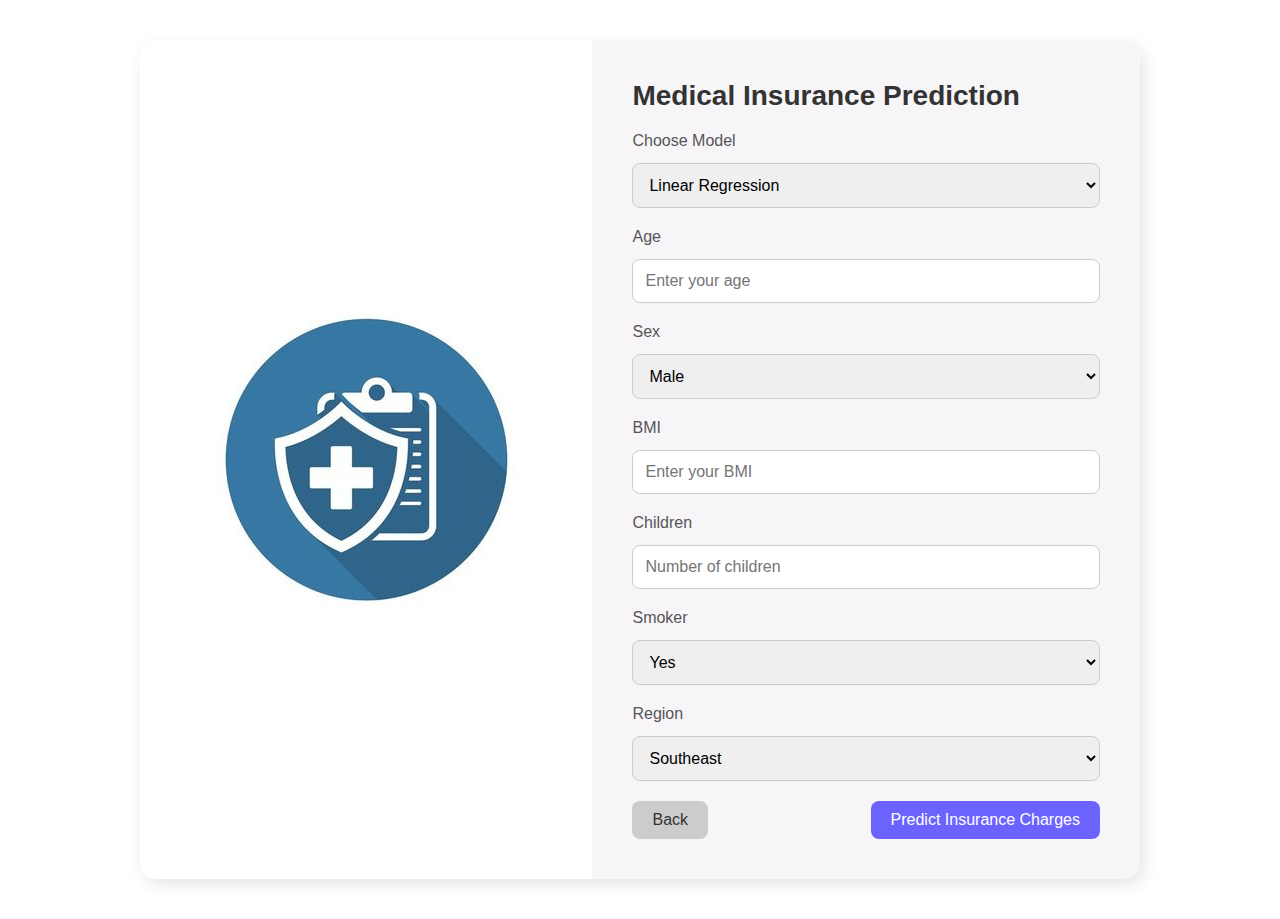
<file: templates/index.html>
<!DOCTYPE html>
<html lang="en">
<head>
    <meta charset="UTF-8">
    <meta name="viewport" content="width=device-width, initial-scale=1.0">
    <title>Medical Insurance Prediction</title>
    <link rel="stylesheet" href="../static/styles.css">
</head>
<body>
    <div class="container">
        <div class="sidebar">
            <img src="../static/insurance.jpg" alt="">
        </div>
        
        <div class="form-section">
            <h1>Medical Insurance Prediction</h1>
            <form action="/predict" method="post">
                <div class="form-group">
                    <label for="model">Choose Model</label>
                    <select id="model" name="model" required>
                        <option value="LinearRegression">Linear Regression</option>
                        <option value="RandomForest">Random Forest</option>
                        <option value="SVR">Support Vector Regression (SVR)</option>
                    </select>
                </div>
                
                <div class="form-group">
                    <label for="age">Age</label>
                    <input type="number" id="age" name="age" required placeholder="Enter your age">
                </div>
                
                <div class="form-group">
                    <label for="sex">Sex</label>
                    <select id="sex" name="sex" required>
                        <option value="0">Male</option>
                        <option value="1">Female</option>
                    </select>
                </div>

                <div class="form-group">
                    <label for="bmi">BMI</label>
                    <input type="number" id="bmi" name="bmi" step="0.1" required placeholder="Enter your BMI">
                </div>

                <div class="form-group">
                    <label for="children">Children</label>
                    <input type="number" id="children" name="children" required placeholder="Number of children">
                </div>

                <div class="form-group">
                    <label for="smoker">Smoker</label>
                    <select id="smoker" name="smoker" required>
                        <option value="0">Yes</option>
                        <option value="1">No</option>
                    </select>
                </div>

                <div class="form-group">
                    <label for="region">Region</label>
                    <select id="region" name="region" required>
                        <option value="0">Southeast</option>
                        <option value="1">Southwest</option>
                        <option value="2">Northwest</option>
                        <option value="3">Northeast</option>
                    </select>
                </div>

                <div class="button-group">
                    <button type="button" class="back-button">Back</button>
                    <button type="submit" class="submit-button">Predict Insurance Charges</button>
                </div>
            </form>
        </div>
    </div>
</body>
</html>
</file>
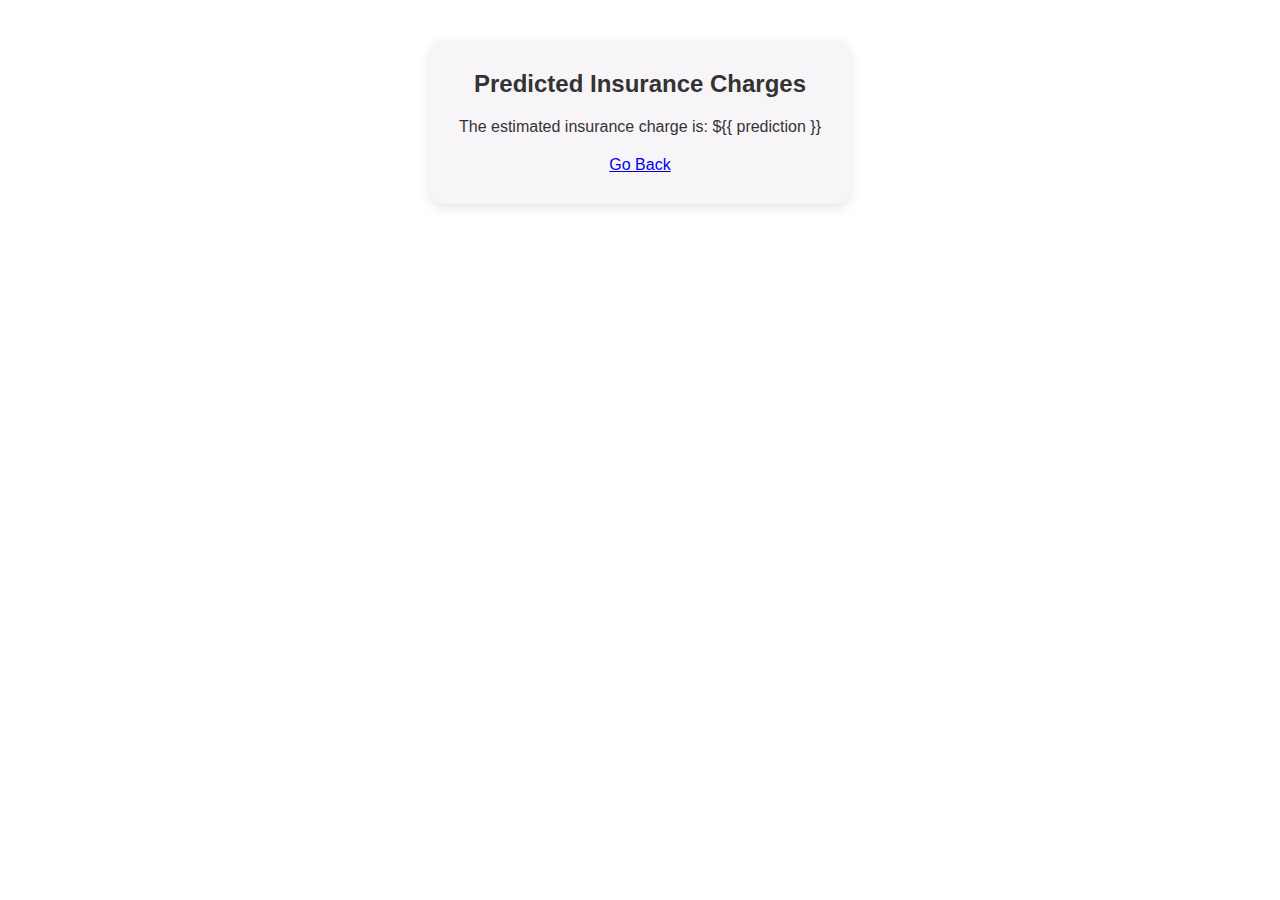
<file: templates/result.html>
<!DOCTYPE html>
<html lang="en">
<head>
    <meta charset="UTF-8">
    <title>Prediction Result</title>
    <link rel="stylesheet" href="../static/styles.css">
</head>
<body>
    <div class=" result-container">
        <h2 class="result">Predicted Insurance Charges</h2>
    <p>The estimated insurance charge is: ${{ prediction }}</p>
    <a href="/">Go Back</a>
    </div>
    
</body>
</html>
</file>
<file: static/styles.css>
/* styles.css */

* {
    box-sizing: border-box;
    margin: 0;
    padding: 0;
    font-family: Arial, sans-serif;
}

body {
    display: flex;
    justify-content: center;
    align-items: center;
    height: auto;
    padding: 40px;
    color: #333;
}

.container {
    display: flex;
    width: 90%;
    max-width: 1000px;
    background-color: #f8f5f9;
    border-radius: 15px;
    overflow: scroll;
    box-shadow: 4px 6px 16px rgba(0, 0, 0, 0.1);
}

.sidebar {
    width: 60%;
  
     background-color: white;
   display: flex;
   align-items: center;
   justify-content: center;
   overflow: hidden;
}



.steps {
    list-style: none;
    width: 100%;
    margin-bottom: auto;
}

.steps li {
    margin: 15px 0;
    font-size: 18px;
    color: #c0c0d2;
}

.steps .active {
    color: #f8f5f9;
    font-weight: bold;
}

.image-placeholder {
    width: 100%;
    height: 150px;
    background-color: #3d3d6b;
    border-radius: 10px;
    margin-top: 40px;
}

.save-text {
    font-size: 14px;
    color: #a9a9c4;
    margin-top: 20px;
    cursor: pointer;
}

.form-section {
    width: 70%;
    padding: 40px;
}

.form-section h1 {
    font-size: 28px;
    margin-bottom: 20px;
    color: #333;
}

.form-group {
    margin-bottom: 20px;
}

.form-group label {
    font-size: 16px;
    color: #555;
    margin-bottom: 8px;
    display: block;
}

.form-group input, .form-group select {
    width: 100%;
    padding: 12px;
    border: 1px solid #ccc;
    border-radius: 8px;
    font-size: 16px;
    margin-top: 5px;
}

.button-group {
    display: flex;
    justify-content: space-between;
    margin-top: 20px;
}

.back-button, .submit-button {
    padding: 10px 20px;
    border: none;
    border-radius: 8px;
    font-size: 16px;
    cursor: pointer;
    transition: background 0.3s;
}

.back-button {
    background-color: #ccc;
    color: #333;
}

.submit-button {
    background-color: #6c63ff;
    color: #fff;
}

.submit-button:hover {
    background-color: #5754d3;
}

.back-button:hover {
    background-color: #aaa;
}
.result-container{
    display: flex;
    flex-direction: column;
    justify-content:  center;
align-items: center;
padding: 30px;
 
    background-color: #f8f5f9;
    border-radius: 15px;
    overflow: scroll;
    gap: 20px;
    box-shadow: 0 4px 12px rgba(0, 0, 0, 0.1);
}
</file>
